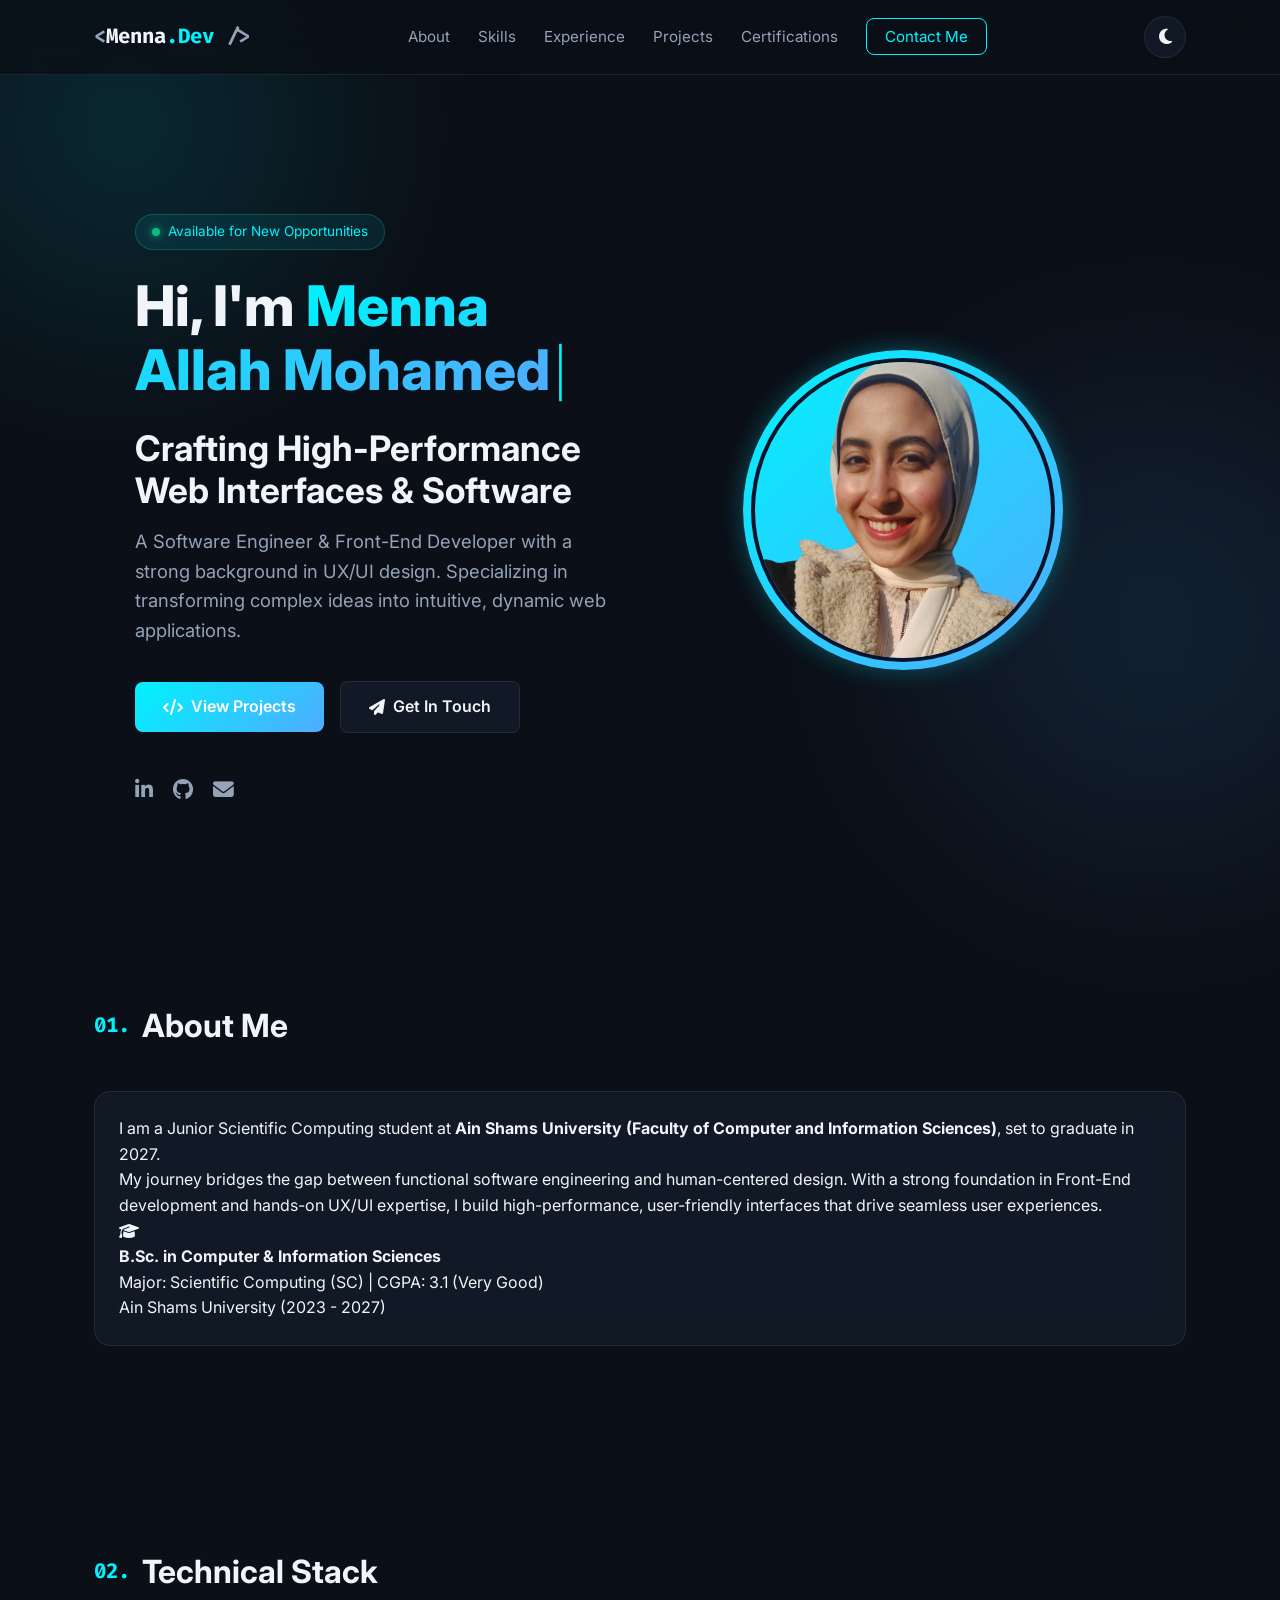
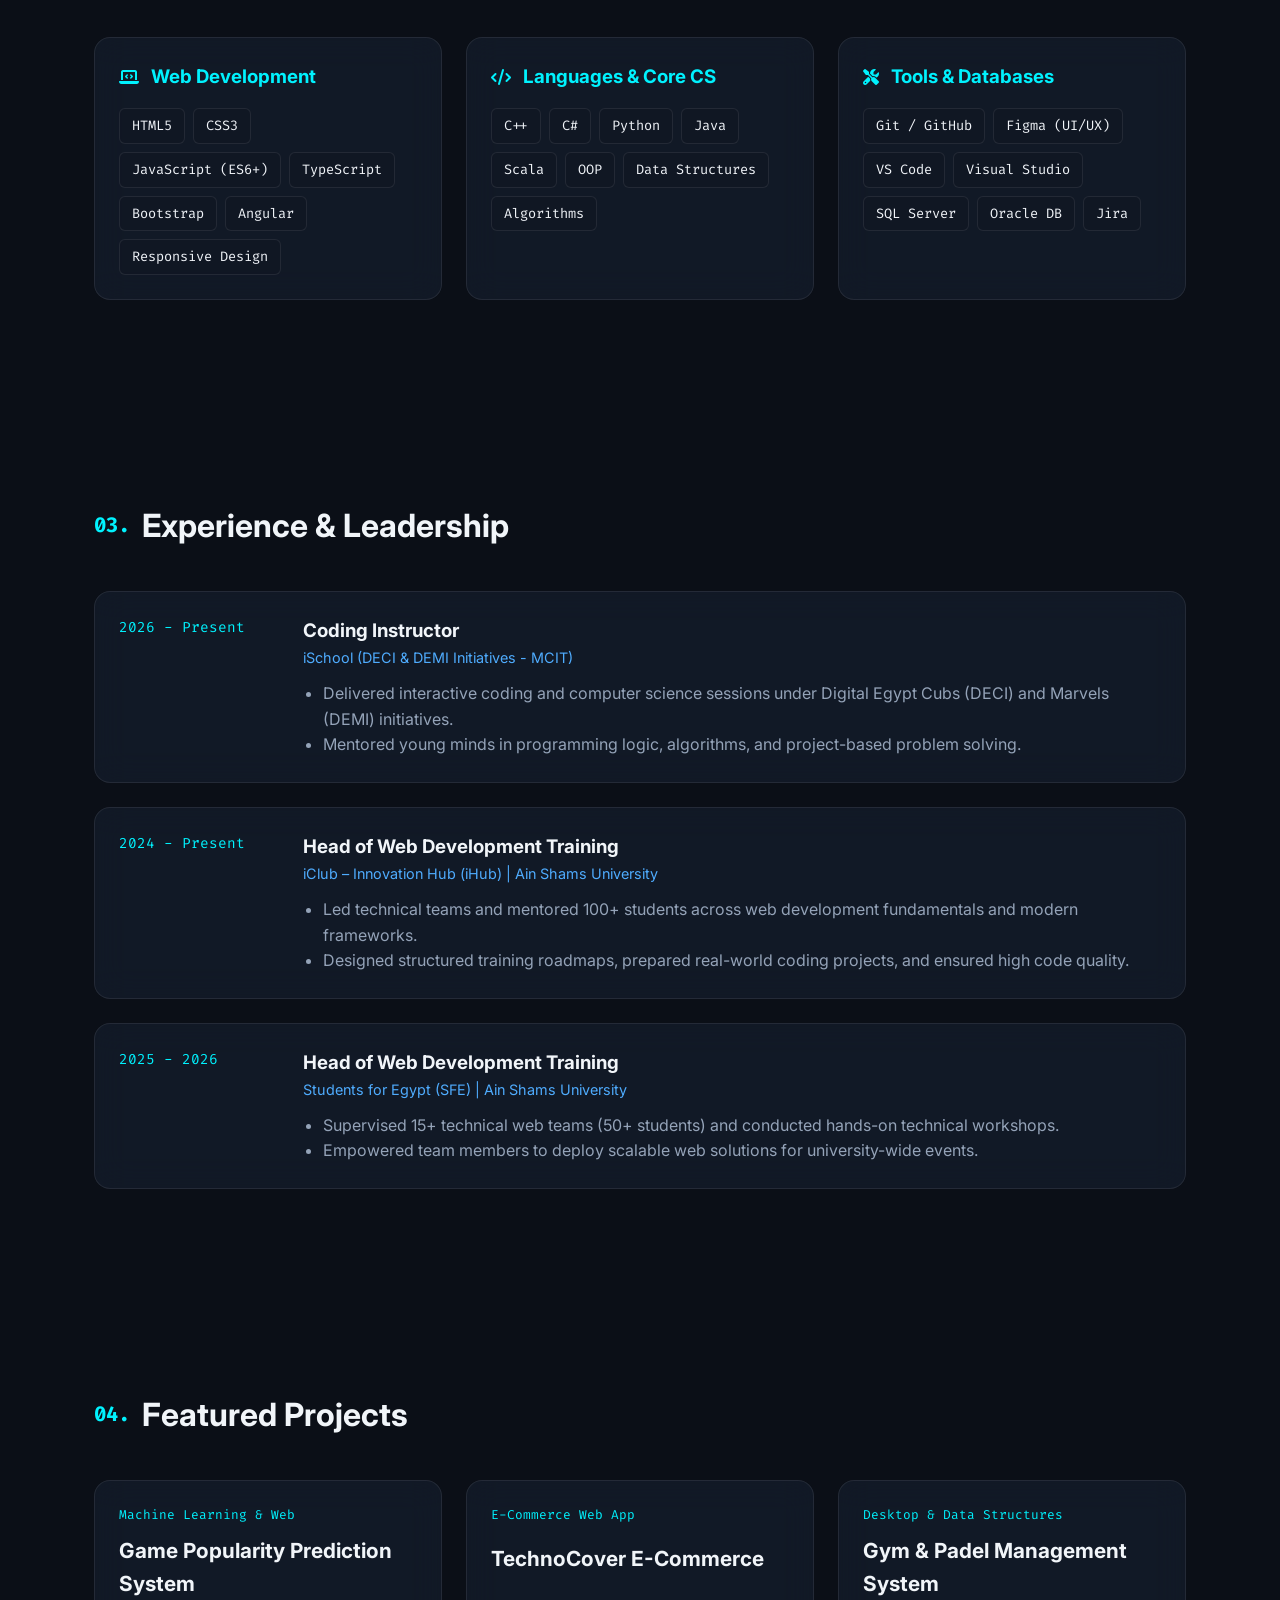
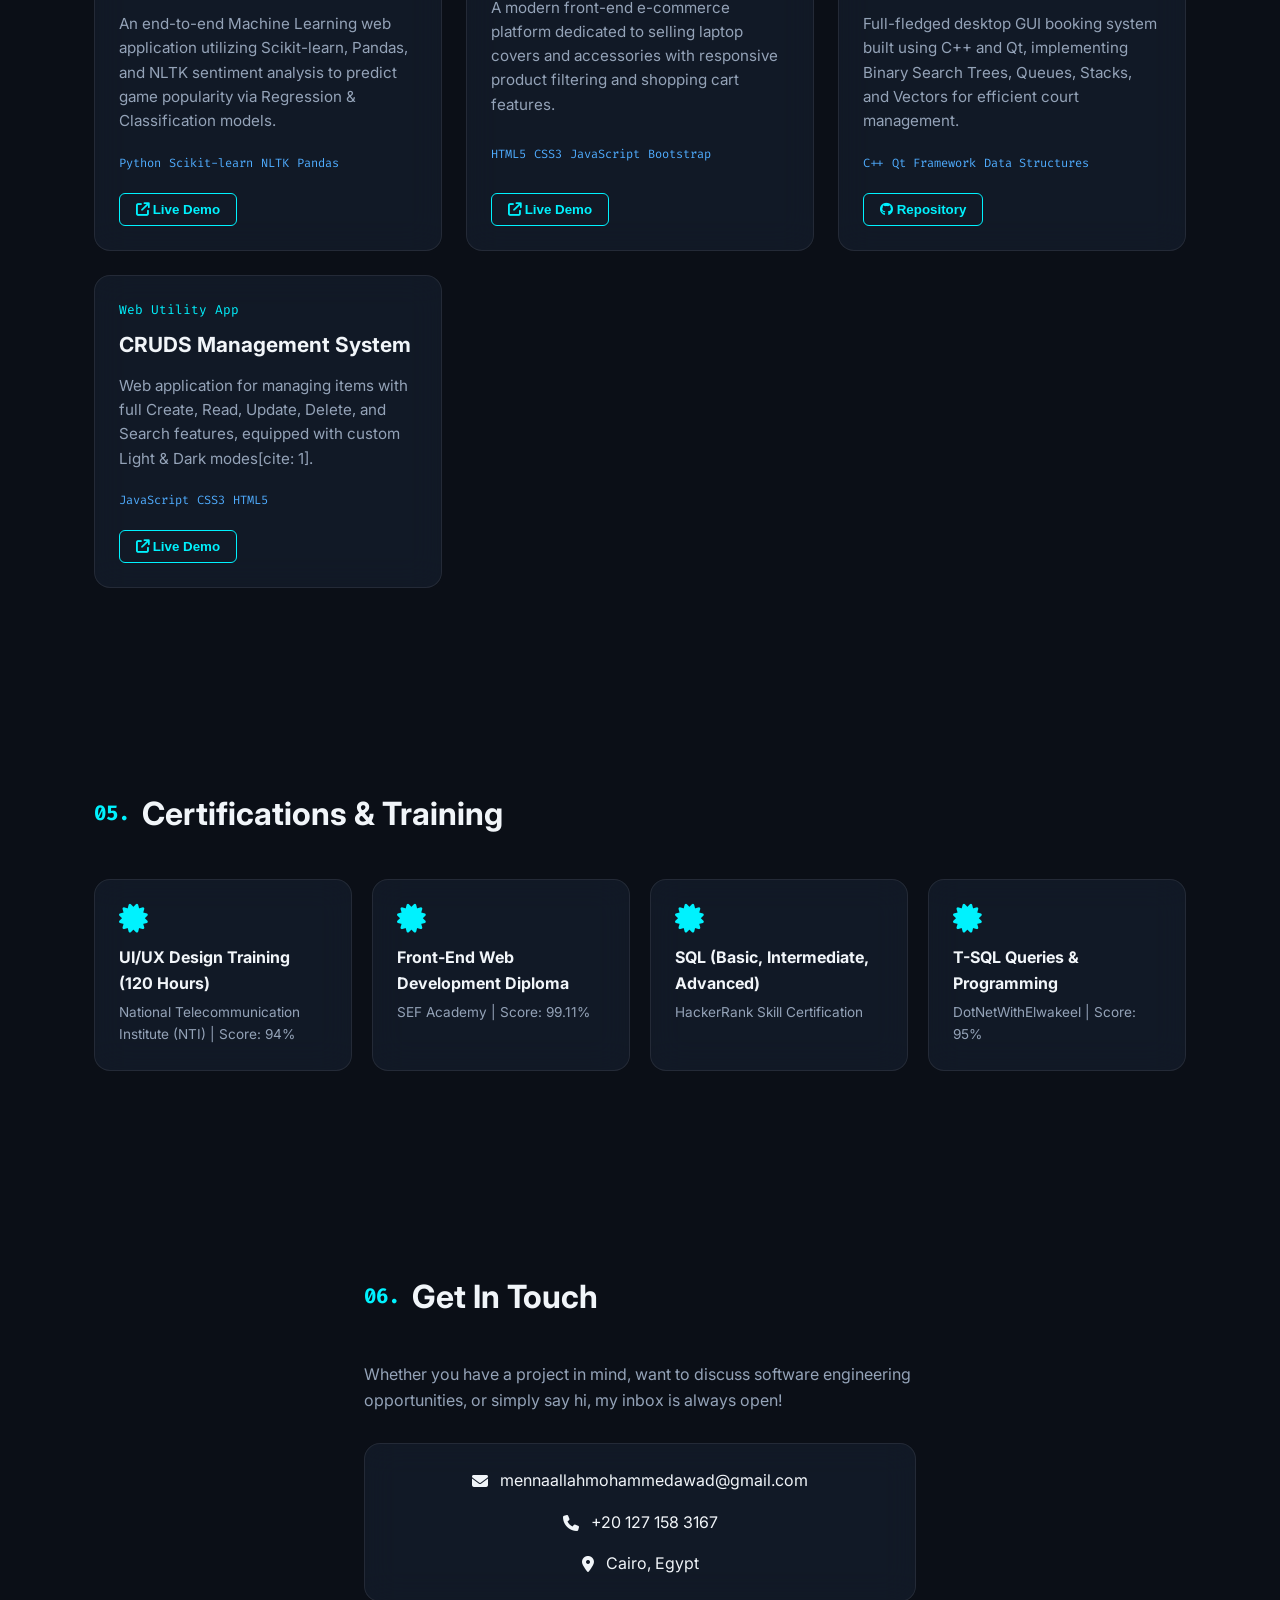
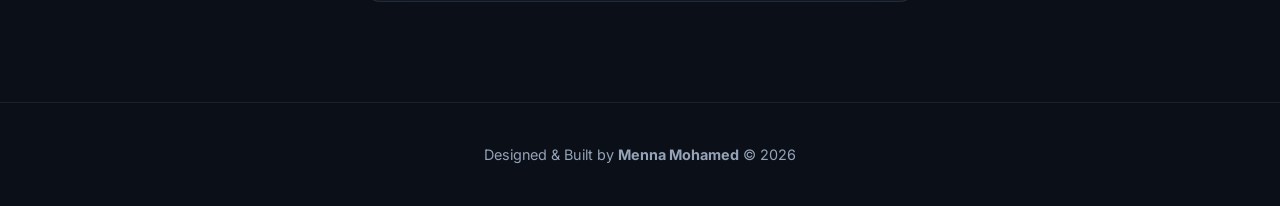
<file: index.html>
<!DOCTYPE html>
<html lang="en" class="dark">
<head>
    <meta charset="UTF-8">
    <meta name="viewport" content="width=device-width, initial-scale=1.0">
    <title>Menna Mohamed | Software Engineer & Front-End Developer</title>
    <!-- Google Fonts -->
    <link rel="preconnect" href="https://fonts.googleapis.com">
    <link rel="preconnect" href="https://fonts.gstatic.com" crossorigin>
    <link href="https://fonts.googleapis.com/css2?family=Fira+Code:wght@400;500;600&family=Inter:wght@300;400;500;600;700;800&display=swap" rel="stylesheet">
    <!-- FontAwesome Icons -->
    <link rel="stylesheet" href="https://cdnjs.cloudflare.com/ajax/libs/font-awesome/6.4.0/css/all.min.css">
    <link rel="stylesheet" href="style.css">
</head>
<body>

    <!-- Ambient Background Lighting -->
    <div class="glow-sphere sphere-1"></div>
    <div class="glow-sphere sphere-2"></div>

    <!-- Navigation Bar -->
    <nav class="navbar">
        <div class="nav-container">
            <a href="#hero" class="logo"><span class="code-tag">&lt;</span>Menna<span class="highlight">.Dev</span><span class="code-tag"> /&gt;</span></a>
            <ul class="nav-links">
                <li><a href="#about" class="nav-link">About</a></li>
                <li><a href="#skills" class="nav-link">Skills</a></li>
                <li><a href="#experience" class="nav-link">Experience</a></li>
                <li><a href="#projects" class="nav-link">Projects</a></li>
                <li><a href="#certifications" class="nav-link">Certifications</a></li>
                <li><a href="#contact" class="nav-link btn-contact">Contact Me</a></li>
            </ul>

            <!-- Theme Toggle Button -->
            <button id="theme-toggle" class="theme-btn" aria-label="Toggle Theme">
                <i class="fa-solid fa-moon moon-icon"></i>
                <i class="fa-solid fa-sun sun-icon"></i>
            </button>
        </div>
    </nav>

    <!-- Hero Section -->
    <section id="hero" class="hero-section">
        <div class="container hero-container">
            
            <!-- Left Side: Text Content -->
            <div class="hero-content">
                <div class="hero-badge">
                    <span class="status-dot"></span> Available for New Opportunities
                </div>
                
                <h1 class="hero-title">
                    Hi, I'm <span id="typing-text" class="gradient-text"></span><span class="typing-cursor">|</span>
                </h1>
                
                <h2 class="hero-subheading">
                    Crafting High-Performance Web Interfaces & Software
                </h2>

                <p class="hero-subtitle">
                    A Software Engineer & Front-End Developer with a strong background in UX/UI design. Specializing in transforming complex ideas into intuitive, dynamic web applications.
                </p>
                
                <div class="hero-cta">
                    <a href="#projects" class="btn primary-btn"><i class="fa-solid fa-code"></i> View Projects</a>
                    <a href="#contact" class="btn secondary-btn"><i class="fa-solid fa-paper-plane"></i> Get In Touch</a>
                </div>
                
                <div class="hero-socials">
                    <a href="https://www.linkedin.com/in/menna-mohamed-9a149a334" target="_blank" title="LinkedIn"><i class="fa-brands fa-linkedin-in"></i></a>
                    <a href="https://github.com" target="_blank" title="GitHub"><i class="fa-brands fa-github"></i></a>
                    <a href="mailto:mennaallahmohammedawad@gmail.com" title="Email"><i class="fa-solid fa-envelope"></i></a>
                </div>
            </div>

            <!-- Right Side: Profile Image -->
            <div class="hero-image-wrapper">
                <div class="image-border-glow">
                    <img src="Me-removebg-preview.png" alt="Menna Mohamed" class="hero-img">
                </div>
            </div>

        </div>
    </section>

    <!-- About Section -->
    <section id="about" class="section">
        <div class="container">
            <h2 class="section-title"><span class="title-num">01.</span> About Me</h2>
            <div class="about-grid">
                <div class="about-text glass-card">
                    <p>
                        I am a Junior Scientific Computing student at <strong>Ain Shams University (Faculty of Computer and Information Sciences)</strong>, set to graduate in 2027.
                    </p>
                    <p>
                        My journey bridges the gap between functional software engineering and human-centered design. With a strong foundation in Front-End development and hands-on UX/UI expertise, I build high-performance, user-friendly interfaces that drive seamless user experiences.
                    </p>
                    <div class="education-highlights">
                        <div class="edu-item">
                            <i class="fa-solid fa-graduation-cap"></i>
                            <div>
                                <h4>B.Sc. in Computer & Information Sciences</h4>
                                <p>Major: Scientific Computing (SC) | CGPA: 3.1 (Very Good)</p>
                                <span>Ain Shams University (2023 - 2027)</span>
                            </div>
                        </div>
                    </div>
                </div>
            </div>
        </div>
    </section>

    <!-- Skills Section -->
    <section id="skills" class="section">
        <div class="container">
            <h2 class="section-title"><span class="title-num">02.</span> Technical Stack</h2>
            <div class="skills-grid">
                
                <div class="skill-category glass-card">
                    <div class="cat-header">
                        <i class="fa-solid fa-laptop-code"></i>
                        <h3>Web Development</h3>
                    </div>
                    <div class="tags">
                        <span class="tag">HTML5</span>
                        <span class="tag">CSS3</span>
                        <span class="tag">JavaScript (ES6+)</span>
                        <span class="tag">TypeScript</span>
                        <span class="tag">Bootstrap</span>
                        <span class="tag">Angular</span>
                        <span class="tag">Responsive Design</span>
                    </div>
                </div>

                <div class="skill-category glass-card">
                    <div class="cat-header">
                        <i class="fa-solid fa-code"></i>
                        <h3>Languages & Core CS</h3>
                    </div>
                    <div class="tags">
                        <span class="tag">C++</span>
                        <span class="tag">C#</span>
                        <span class="tag">Python</span>
                        <span class="tag">Java</span>
                        <span class="tag">Scala</span>
                        <span class="tag">OOP</span>
                        <span class="tag">Data Structures</span>
                        <span class="tag">Algorithms</span>
                    </div>
                </div>

                <div class="skill-category glass-card">
                    <div class="cat-header">
                        <i class="fa-solid fa-screwdriver-wrench"></i>
                        <h3>Tools & Databases</h3>
                    </div>
                    <div class="tags">
                        <span class="tag">Git / GitHub</span>
                        <span class="tag">Figma (UI/UX)</span>
                        <span class="tag">VS Code</span>
                        <span class="tag">Visual Studio</span>
                        <span class="tag">SQL Server</span>
                        <span class="tag">Oracle DB</span>
                        <span class="tag">Jira</span>
                    </div>
                </div>

            </div>
        </div>
    </section>

    <!-- Experience & Leadership Section -->
    <section id="experience" class="section">
        <div class="container">
            <h2 class="section-title"><span class="title-num">03.</span> Experience & Leadership</h2>
            <div class="timeline">

                <div class="timeline-item glass-card">
                    <div class="timeline-date">2026 - Present</div>
                    <div class="timeline-content">
                        <h3>Coding Instructor</h3>
                        <span class="org">iSchool (DECI & DEMI Initiatives - MCIT)</span>
                        <ul>
                            <li>Delivered interactive coding and computer science sessions under Digital Egypt Cubs (DECI) and Marvels (DEMI) initiatives.</li>
                            <li>Mentored young minds in programming logic, algorithms, and project-based problem solving.</li>
                        </ul>
                    </div>
                </div>

                <div class="timeline-item glass-card">
                    <div class="timeline-date">2024 - Present</div>
                    <div class="timeline-content">
                        <h3>Head of Web Development Training</h3>
                        <span class="org">iClub – Innovation Hub (iHub) | Ain Shams University</span>
                        <ul>
                            <li>Led technical teams and mentored 100+ students across web development fundamentals and modern frameworks.</li>
                            <li>Designed structured training roadmaps, prepared real-world coding projects, and ensured high code quality.</li>
                        </ul>
                    </div>
                </div>

                <div class="timeline-item glass-card">
                    <div class="timeline-date">2025 - 2026</div>
                    <div class="timeline-content">
                        <h3>Head of Web Development Training</h3>
                        <span class="org">Students for Egypt (SFE) | Ain Shams University</span>
                        <ul>
                            <li>Supervised 15+ technical web teams (50+ students) and conducted hands-on technical workshops.</li>
                            <li>Empowered team members to deploy scalable web solutions for university-wide events.</li>
                        </ul>
                    </div>
                </div>

            </div>
        </div>
    </section>

    <!-- Projects Section -->
    <section id="projects" class="section">
        <div class="container">
            <h2 class="section-title"><span class="title-num">04.</span> Featured Projects</h2>
            <div class="projects-grid">

                <div class="project-card glass-card">
                    <div class="project-tag">Machine Learning & Web</div>
                    <h3 class="project-title">Game Popularity Prediction System</h3>
                    <p class="project-desc">
                        An end-to-end Machine Learning web application utilizing Scikit-learn, Pandas, and NLTK sentiment analysis to predict game popularity via Regression & Classification models.
                    </p>
                    <div class="project-tech">
                        <span>Python</span><span>Scikit-learn</span><span>NLTK</span><span>Pandas</span>
                    </div>
                    <div class="project-links">
                        <button class="btn-demo" onclick="openDemo('Game Popularity Prediction', 'https://github.com', 'https://example.com/live-regression')">
                            <i class="fa-solid fa-arrow-up-right-from-square"></i> Live Demo
                        </button>
                    </div>
                </div>

                <div class="project-card glass-card">
                    <div class="project-tag">E-Commerce Web App</div>
                    <h3 class="project-title">TechnoCover E-Commerce</h3>
                    <p class="project-desc">
                        A modern front-end e-commerce platform dedicated to selling laptop covers and accessories with responsive product filtering and shopping cart features.
                    </p>
                    <div class="project-tech">
                        <span>HTML5</span><span>CSS3</span><span>JavaScript</span><span>Bootstrap</span>
                    </div>
                    <div class="project-links">
                        <button class="btn-demo" onclick="openDemo('TechnoCover E-Commerce', 'https://github.com', 'https://example.com/technocover')">
                            <i class="fa-solid fa-arrow-up-right-from-square"></i> Live Demo
                        </button>
                    </div>
                </div>

                <div class="project-card glass-card">
                    <div class="project-tag">Desktop & Data Structures</div>
                    <h3 class="project-title">Gym & Padel Management System</h3>
                    <p class="project-desc">
                        Full-fledged desktop GUI booking system built using C++ and Qt, implementing Binary Search Trees, Queues, Stacks, and Vectors for efficient court management.
                    </p>
                    <div class="project-tech">
                        <span>C++</span><span>Qt Framework</span><span>Data Structures</span>
                    </div>
                    <div class="project-links">
                        <button class="btn-demo" onclick="openDemo('Gym & Padel System', 'https://github.com', '')">
                            <i class="fa-brands fa-github"></i> Repository
                        </button>
                    </div>
                </div>

                <div class="project-card glass-card">
                    <div class="project-tag">Web Utility App</div>
                    <h3 class="project-title">CRUDS Management System</h3>
                    <p class="project-desc">
                        Web application for managing items with full Create, Read, Update, Delete, and Search features, equipped with custom Light & Dark modes[cite: 1].
                    </p>
                    <div class="project-tech">
                        <span>JavaScript</span><span>CSS3</span><span>HTML5</span>
                    </div>
                    <div class="project-links">
                        <button class="btn-demo" onclick="openDemo('CRUDS System', 'https://github.com', 'https://example.com/cruds')">
                            <i class="fa-solid fa-arrow-up-right-from-square"></i> Live Demo
                        </button>
                    </div>
                </div>

            </div>
        </div>
    </section>

    <!-- Certifications Section -->
    <section id="certifications" class="section">
        <div class="container">
            <h2 class="section-title"><span class="title-num">05.</span> Certifications & Training</h2>
            <div class="cert-grid">
                <div class="cert-card glass-card">
                    <i class="fa-solid fa-certificate cert-icon"></i>
                    <h4>UI/UX Design Training (120 Hours)</h4>
                    <p>National Telecommunication Institute (NTI) | Score: 94%</p>
                </div>
                <div class="cert-card glass-card">
                    <i class="fa-solid fa-certificate cert-icon"></i>
                    <h4>Front-End Web Development Diploma</h4>
                    <p>SEF Academy | Score: 99.11%</p>
                </div>
                <div class="cert-card glass-card">
                    <i class="fa-solid fa-certificate cert-icon"></i>
                    <h4>SQL (Basic, Intermediate, Advanced)</h4>
                    <p>HackerRank Skill Certification</p>
                </div>
                <div class="cert-card glass-card">
                    <i class="fa-solid fa-certificate cert-icon"></i>
                    <h4>T-SQL Queries & Programming</h4>
                    <p>DotNetWithElwakeel | Score: 95%</p>
                </div>
            </div>
        </div>
    </section>

    <!-- Contact Section -->
    <section id="contact" class="section">
        <div class="container contact-container">
            <h2 class="section-title text-center"><span class="title-num">06.</span> Get In Touch</h2>
            <p class="contact-desc text-center">
                Whether you have a project in mind, want to discuss software engineering opportunities, or simply say hi, my inbox is always open!
            </p>
            <div class="contact-card glass-card">
                <div class="contact-info">
                    <a href="mailto:mennaallahmohammedawad@gmail.com" class="c-link"><i class="fa-solid fa-envelope"></i> mennaallahmohammedawad@gmail.com</a>
                    <a href="tel:+201271583167" class="c-link"><i class="fa-solid fa-phone"></i> +20 127 158 3167</a>
                    <span class="c-link"><i class="fa-solid fa-location-dot"></i> Cairo, Egypt</span>
                </div>
            </div>
        </div>
    </section>

    <!-- Footer -->
    <footer>
        <p>Designed & Built by <strong>Menna Mohamed</strong> &copy; 2026</p>
    </footer>

    <!-- Interactive Project Modal -->
    <div id="demoModal" class="modal">
        <div class="modal-content glass-card">
            <span class="close-modal">&times;</span>
            <h3 id="modalTitle">Project Demo</h3>
            <p id="modalDesc">Interactive Live Preview & Links:</p>
            <div class="modal-actions">
                <a id="modalLive" href="#" target="_blank" class="btn primary-btn"><i class="fa-solid fa-external-link"></i> Open Live Demo</a>
                <a id="modalGithub" href="#" target="_blank" class="btn secondary-btn"><i class="fa-brands fa-github"></i> View GitHub</a>
            </div>
        </div>
    </div>

    <script src="script.js"></script>
</body>
</html>
</file>
<file: style.css>
/* --- Variables for Dark & Light Themes --- */
:root {
    /* Dark Theme Default */
    --bg-dark: #0b0f17;
    --card-bg: rgba(22, 31, 47, 0.65);
    --card-border: rgba(255, 255, 255, 0.08);
    --accent-cyan: #00f2fe;
    --accent-emerald: #4facfe;
    --text-primary: #f1f5f9;
    --text-secondary: #94a3b8;
    --navbar-bg: rgba(11, 15, 23, 0.8);
    --font-sans: 'Inter', sans-serif;
    --font-code: 'Fira Code', monospace;
}

/* Light Theme Variables */
html.light {
    --bg-dark: #f8fafc;
    --card-bg: rgba(255, 255, 255, 0.75);
    --card-border: rgba(0, 0, 0, 0.08);
    --accent-cyan: #0284c7;
    --accent-emerald: #0d9488;
    --text-primary: #0f172a;
    --text-secondary: #475569;
    --navbar-bg: rgba(248, 250, 252, 0.8);
}

* {
    margin: 0;
    padding: 0;
    box-sizing: border-box;
    scroll-behavior: smooth;
}

body {
    background-color: var(--bg-dark);
    color: var(--text-primary);
    font-family: var(--font-sans);
    line-height: 1.6;
    overflow-x: hidden;
    position: relative;
    transition: background-color 0.3s, color 0.3s;
}

/* Background Lighting Glows */
.glow-sphere {
    position: fixed;
    border-radius: 50%;
    filter: blur(120px);
    z-index: -1;
    pointer-events: none;
    transition: opacity 0.3s;
}
.sphere-1 {
    width: 350px;
    height: 350px;
    background: rgba(0, 242, 254, 0.15);
    top: -50px;
    left: -50px;
}
.sphere-2 {
    width: 450px;
    height: 450px;
    background: rgba(79, 172, 254, 0.12);
    bottom: 50px;
    right: -100px;
}
html.light .glow-sphere { opacity: 0.4; }

/* Glassmorphism Cards */
.glass-card {
    background: var(--card-bg);
    backdrop-filter: blur(16px);
    -webkit-backdrop-filter: blur(16px);
    border: 1px solid var(--card-border);
    border-radius: 16px;
    padding: 24px;
    transition: all 0.3s cubic-bezier(0.4, 0, 0.2, 1);
}
.glass-card:hover {
    border-color: var(--accent-cyan);
    transform: translateY(-5px);
    box-shadow: 0 12px 30px rgba(0, 0, 0, 0.15);
}

.container {
    max-width: 1140px;
    margin: 0 auto;
    padding: 0 24px;
}

.section { padding: 100px 0; }

.section-title {
    font-size: 2rem;
    font-weight: 700;
    margin-bottom: 40px;
    display: flex;
    align-items: center;
    gap: 12px;
}
.title-num {
    font-family: var(--font-code);
    color: var(--accent-cyan);
    font-size: 1.3rem;
}

/* Navbar & Theme Switch Button */
.navbar {
    position: fixed;
    top: 0;
    width: 100%;
    z-index: 1000;
    backdrop-filter: blur(20px);
    border-bottom: 1px solid var(--card-border);
    background: var(--navbar-bg);
    padding: 16px 0;
    transition: background 0.3s;
}
.nav-container {
    max-width: 1140px;
    margin: 0 auto;
    display: flex;
    justify-content: space-between;
    align-items: center;
    padding: 0 24px;
}
.logo {
    font-family: var(--font-code);
    font-size: 1.3rem;
    font-weight: 700;
    color: var(--text-primary);
    text-decoration: none;
}
.highlight { color: var(--accent-cyan); }
.code-tag { color: var(--text-secondary); }

.nav-links {
    display: flex;
    list-style: none;
    gap: 28px;
    align-items: center;
}
.nav-link {
    color: var(--text-secondary);
    text-decoration: none;
    font-size: 0.95rem;
    transition: color 0.2s;
}
.nav-link:hover { color: var(--accent-cyan); }
.btn-contact {
    border: 1px solid var(--accent-cyan);
    padding: 8px 18px;
    border-radius: 8px;
    color: var(--accent-cyan);
}

/* Theme Toggle Button */
.theme-btn {
    background: var(--card-bg);
    border: 1px solid var(--card-border);
    color: var(--text-primary);
    width: 42px;
    height: 42px;
    border-radius: 50%;
    display: flex;
    align-items: center;
    justify-content: center;
    cursor: pointer;
    font-size: 1.1rem;
    transition: all 0.3s;
}
.theme-btn:hover {
    border-color: var(--accent-cyan);
    color: var(--accent-cyan);
    transform: rotate(15deg);
}
.moon-icon { display: block; }
.sun-icon { display: none; }
html.light .moon-icon { display: none; }
html.light .sun-icon { display: block; color: #f59e0b; }

/* Hero Section */
.hero-section {
    min-height: 100vh;
    display: flex;
    align-items: center;
    padding-top: 120px;
}
.hero-badge {
    display: inline-flex;
    align-items: center;
    gap: 8px;
    background: rgba(0, 242, 254, 0.08);
    border: 1px solid rgba(0, 242, 254, 0.2);
    padding: 6px 16px;
    border-radius: 20px;
    font-size: 0.85rem;
    color: var(--accent-cyan);
    margin-bottom: 24px;
}
.status-dot {
    width: 8px;
    height: 8px;
    background: #10b981;
    border-radius: 50%;
    box-shadow: 0 0 8px #10b981;
}
.hero-title {
    font-size: 3.5rem;
    font-weight: 800;
    line-height: 1.15;
    margin-bottom: 24px;
}
.gradient-text {
    background: linear-gradient(135deg, var(--accent-cyan), var(--accent-emerald));
    -webkit-background-clip: text;
    -webkit-text-fill-color: transparent;
}
.hero-subtitle {
    color: var(--text-secondary);
    font-size: 1.15rem;
    max-width: 680px;
    margin-bottom: 36px;
}

/* Align Hero Content to Left */
.hero-section.text-left .hero-content {
    margin-left: 0;
    margin-right: auto;
    text-align: left;
    max-width: 900px;
}

.hero-subheading {
    font-size: 2.2rem;
    font-weight: 700;
    color: var(--text-primary);
    margin-bottom: 16px;
    line-height: 1.2;
}

/* Typing Cursor Animation */
.typing-cursor {
    font-size: 3rem;
    color: var(--accent-cyan);
    font-weight: 300;
    animation: blink 0.7s infinite;
    margin-left: 4px;
}

@keyframes blink {
    0%, 100% { opacity: 1; }
    50% { opacity: 0; }
}

/* Buttons */
.btn {
    display: inline-flex;
    align-items: center;
    gap: 8px;
    padding: 12px 28px;
    border-radius: 8px;
    font-weight: 600;
    text-decoration: none;
    cursor: pointer;
    transition: all 0.3s;
}
.primary-btn {
    background: linear-gradient(135deg, var(--accent-cyan), var(--accent-emerald));
    color: #fff;
}
.secondary-btn {
    border: 1px solid var(--card-border);
    color: var(--text-primary);
    background: var(--card-bg);
    margin-left: 12px;
}
.primary-btn:hover, .secondary-btn:hover {
    transform: translateY(-2px);
    box-shadow: 0 8px 20px rgba(0, 242, 254, 0.25);
}

.hero-socials {
    margin-top: 40px;
    display: flex;
    gap: 20px;
}
.hero-socials a {
    color: var(--text-secondary);
    font-size: 1.3rem;
    transition: color 0.2s;
}
.hero-socials a:hover { color: var(--accent-cyan); }

/* Skills Section */
.skills-grid {
    display: grid;
    grid-template-columns: repeat(auto-fit, minmax(300px, 1fr));
    gap: 24px;
}
.cat-header {
    display: flex;
    align-items: center;
    gap: 12px;
    margin-bottom: 16px;
    color: var(--accent-cyan);
}
.tags {
    display: flex;
    flex-wrap: wrap;
    gap: 8px;
}
.tag {
    background: rgba(0, 0, 0, 0.05);
    padding: 6px 12px;
    border-radius: 6px;
    font-family: var(--font-code);
    font-size: 0.85rem;
    border: 1px solid var(--card-border);
}

/* Experience Timeline */
.timeline {
    display: flex;
    flex-direction: column;
    gap: 24px;
}
.timeline-item {
    display: grid;
    grid-template-columns: 160px 1fr;
    gap: 24px;
}
.timeline-date {
    font-family: var(--font-code);
    color: var(--accent-cyan);
    font-size: 0.9rem;
}
.org {
    display: block;
    color: var(--accent-emerald);
    font-size: 0.9rem;
    margin-bottom: 12px;
}
.timeline-content ul {
    padding-left: 20px;
    color: var(--text-secondary);
}

/* Projects Grid */
.projects-grid {
    display: grid;
    grid-template-columns: repeat(auto-fit, minmax(320px, 1fr));
    gap: 24px;
}
.project-card {
    display: flex;
    flex-direction: column;
    justify-content: space-between;
}
.project-tag {
    font-family: var(--font-code);
    font-size: 0.8rem;
    color: var(--accent-cyan);
    margin-bottom: 8px;
}
.project-title {
    font-size: 1.3rem;
    margin-bottom: 12px;
}
.project-desc {
    color: var(--text-secondary);
    font-size: 0.95rem;
    margin-bottom: 20px;
}
.project-tech {
    display: flex;
    gap: 8px;
    flex-wrap: wrap;
    margin-bottom: 20px;
}
.project-tech span {
    font-size: 0.75rem;
    font-family: var(--font-code);
    color: var(--accent-emerald);
}
.btn-demo {
    background: transparent;
    border: 1px solid var(--accent-cyan);
    color: var(--accent-cyan);
    padding: 8px 16px;
    border-radius: 6px;
    cursor: pointer;
    font-weight: 600;
    transition: all 0.2s;
}
.btn-demo:hover {
    background: var(--accent-cyan);
    color: #fff;
}

/* Certifications */
.cert-grid {
    display: grid;
    grid-template-columns: repeat(auto-fit, minmax(240px, 1fr));
    gap: 20px;
}
.cert-icon {
    font-size: 1.8rem;
    color: var(--accent-cyan);
    margin-bottom: 12px;
}
.cert-card p {
    color: var(--text-secondary);
    font-size: 0.85rem;
    margin-top: 6px;
}

/* Contact */
.contact-container { max-width: 600px; }
.contact-desc {
    color: var(--text-secondary);
    margin-bottom: 30px;
}
.contact-info {
    display: flex;
    flex-direction: column;
    gap: 16px;
    align-items: center;
}
.c-link {
    color: var(--text-primary);
    text-decoration: none;
    display: flex;
    align-items: center;
    gap: 12px;
    transition: color 0.2s;
}
.c-link:hover { color: var(--accent-cyan); }

/* Footer */
footer {
    text-align: center;
    padding: 40px 0;
    border-top: 1px solid var(--card-border);
    color: var(--text-secondary);
    font-size: 0.9rem;
}

/* Interactive Modal */
.modal {
    display: none;
    position: fixed;
    top: 0;
    left: 0;
    width: 100%;
    height: 100%;
    background: rgba(0, 0, 0, 0.75);
    z-index: 2000;
    justify-content: center;
    align-items: center;
}
.modal-content {
    width: 90%;
    max-width: 450px;
    position: relative;
    text-align: center;
}
.close-modal {
    position: absolute;
    top: 16px;
    right: 20px;
    font-size: 1.5rem;
    cursor: pointer;
    color: var(--text-secondary);
}
.modal-actions {
    margin-top: 24px;
    display: flex;
    justify-content: center;
}

/* Responsiveness */
@media (max-width: 768px) {
    .hero-title { font-size: 2.4rem; }
    .timeline-item { grid-template-columns: 1fr; gap: 8px; }
    .nav-links { display: none; }
}

/* Hero Layout Grid */
.hero-container {
    display: flex;
    align-items: center;
    justify-content: space-between;
    gap: 40px;
}

.hero-content {
    flex: 1;
    max-width: 650px;
    text-align: left;
}

/* Image Wrapper Styling */
.hero-image-wrapper {
    flex: 1;
    display: flex;
    justify-content: center;
    align-items: center;
}

.image-border-glow {
    position: relative;
    width: 320px;
    height: 320px;
    border-radius: 50%;
    padding: 8px;
    background: linear-gradient(135deg, var(--accent-cyan, #00f2fe), var(--accent-blue, #4facfe));
    box-shadow: 0 0 25px rgba(0, 242, 254, 0.3);
}

.hero-img {
    width: 100%;
    height: 100%;
    object-fit: cover;
    border-radius: 50%;
    border: 4px solid #0b132b; /* نفس لون خلفية الموقع */
}

/* Responsive for Mobile Devices */
@media (max-width: 992px) {
    .hero-container {
        flex-direction: column-reverse;
        text-align: center;
    }

    .hero-content {
        text-align: center;
    }

    .image-border-glow {
        width: 250px;
        height: 250px;
    }
}
</file>
